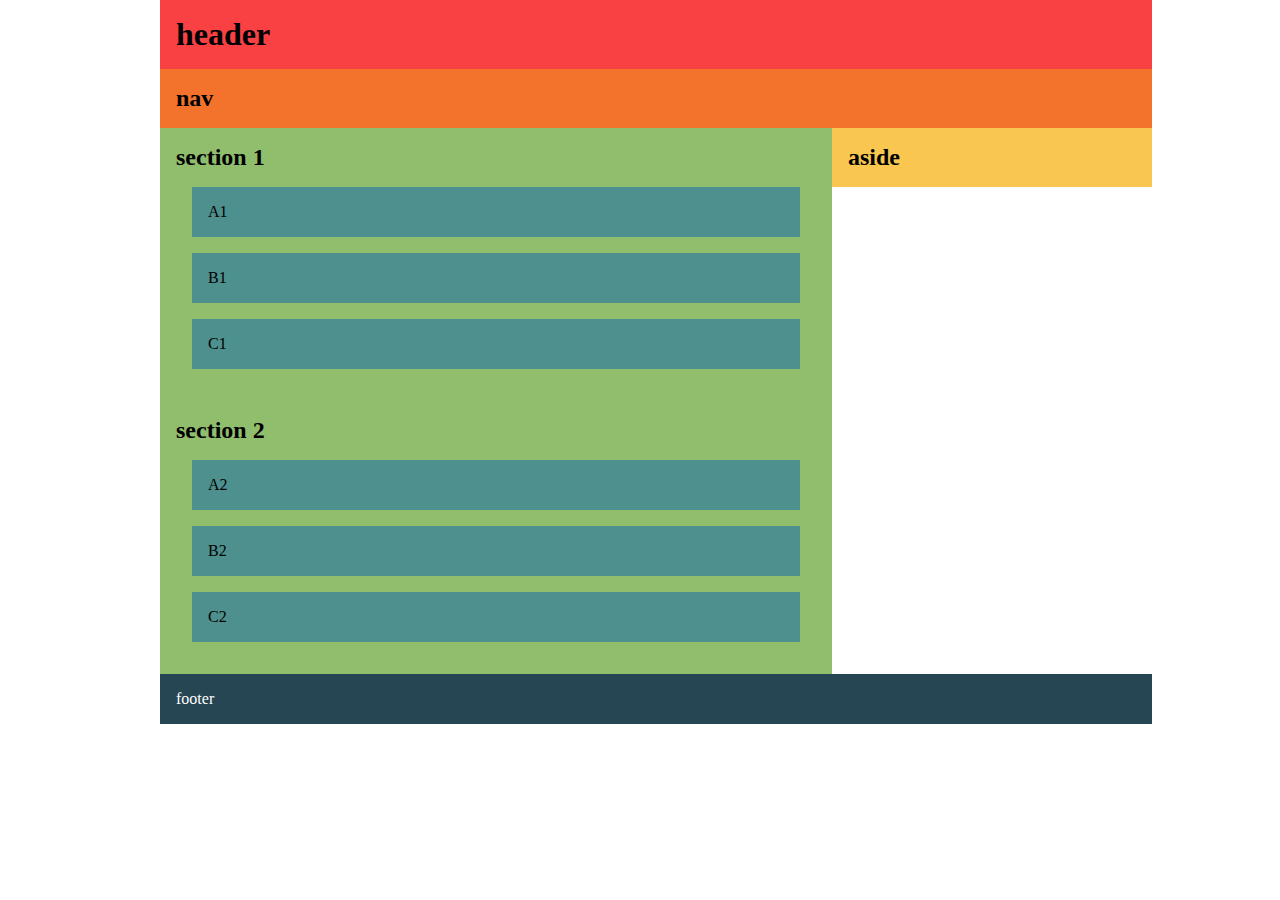
<file: Aula_CSS_2/Ex2/index.html>
<!DOCTYPE html>
<html>
  <head>
    <meta charset="utf-8">
    <title>No Grid/Flex Example</title>
    <link rel="stylesheet" href="base.css">
    <link rel="stylesheet" href="style.css">
  </head>
  <body>
    <header><h1>header</h1></header>
    <nav><h2>nav</h2></nav>
    <aside><h2>aside</h2></aside>
    <main>
      <section id="s1">
        <h2>section 1</h2>
        <article><p>A1</p></article>
        <article><p>B1</p></article>
        <article><p>C1</p></article>
      </section>
      <section id="s2">
        <h2>section 2</h2>
        <article><p>A2</p></article>
        <article><p>B2</p></article>
        <article><p>C2</p></article>
      </section>  
    </main>
    <footer><p>footer</p></footer>
  </body>
</html>
</file>
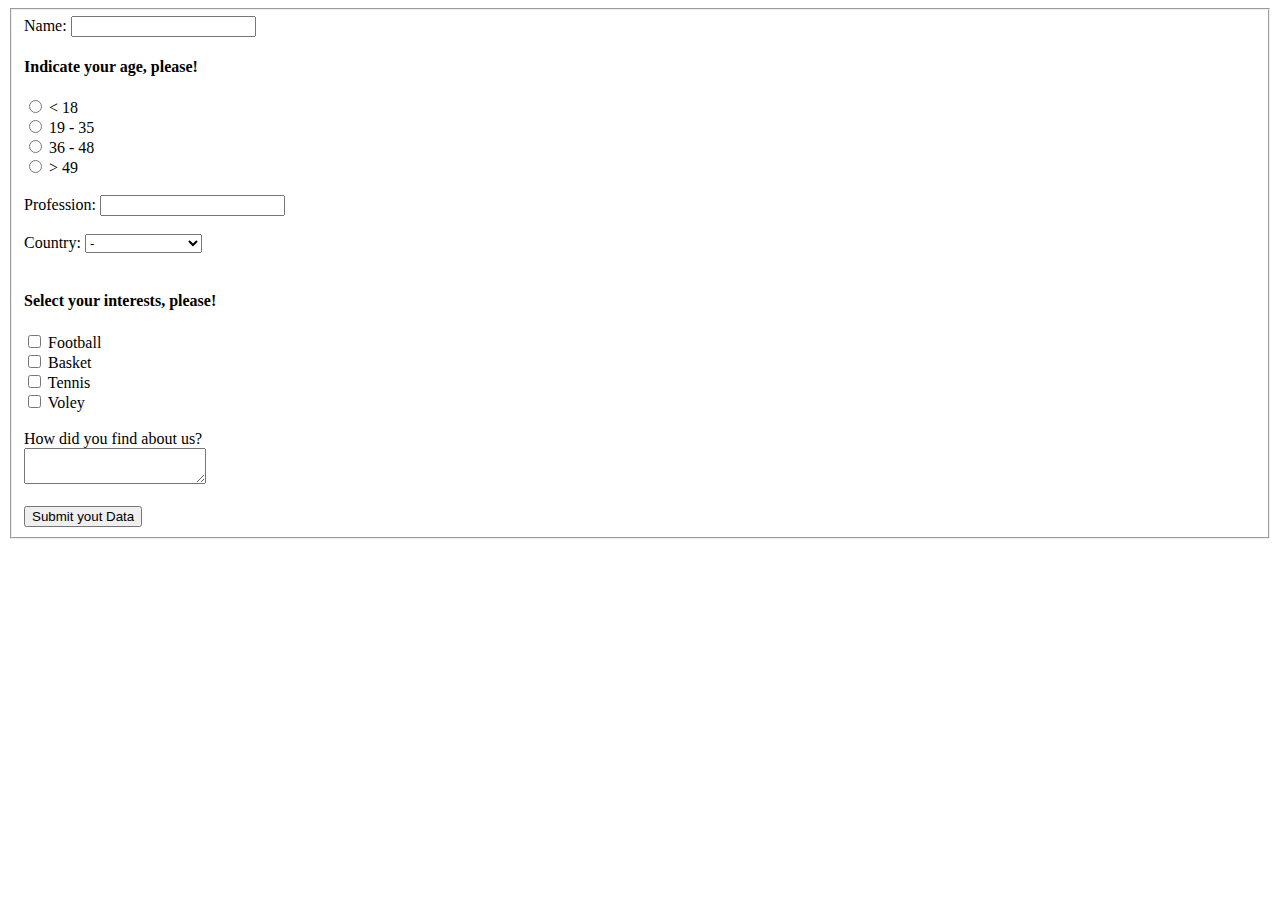
<file: Aula_HTML/Ex3/index.html>
<!DOCTYPE html>
<html lang="en">
    <head>
        <meta charset="UTF-8">
        <meta name="viewport" content="width=device-width, initial-scale=1.0">
        <title>Formulário</title>
    </head>
    <body>
        <form action="get">
            <fieldset>
                <label for="name">Name: </label>
                <input type="text" name="name" id="name" required><br>

                <h4>Indicate your age, please!</h4>
                <input type="radio" name="idade" id="18">
                <label for="18"> &lt; 18 </label><br>

                <input type="radio" name="idade" id="19">
                <label for="19"> 19 - 35 </label><br>

                <input type="radio" name="idade" id="36">
                <label for="36"> 36 - 48 </label><br>

                <input type="radio" name="idade" id="49">
                <label for="49"> &gt; 49 </label><br><br>

                <label for="pro">Profession: </label>
                <input list="professions" id="pro" name="profession_select"><br><br>
                <datalist id="professions">
                    <option value="Bancário"></option>
                    <option value="Professor"></option>
                    <option value="Construtor"></option>
                    <option value="Engenheiro"></option>
                    <option value="Treinador"></option>
                    <option value="Médico"></option>
                    <option value="Atleta"></option>
                    <option value="Político"></option>
                </datalist>

                <label for="country">Country:</label>
                <select id="country" name="country" required>
                    <option value="">-</option>
                    <option value="us">United States</option>
                    <option value="uk">United Kingdom</option>
                    <option value="pt">Portugal</option>
                    <option value="br">Brazil</option>
                    <option value="fr">France</option>
                    <option value="de">Germany</option>
                </select><br><br>

                <h4>Select your interests, please!</h4>
                <input type="checkbox" name="interest" id="futebol">
                <label for="futebol">Football</label><br>

                <input type="checkbox" name="interest" id="basket">
                <label for="basket">Basket</label><br>

                <input type="checkbox" name="interest" id="tennis">
                <label for="tennis">Tennis</label><br>

                <input type="checkbox" name="interest" id="voley">
                <label for="voley">Voley</label><br><br>

                <label for="how_find">How did you find about us? </label><br>
                <textarea name="how_find" id="how_find"></textarea><br><br>

                <button type="submit">Submit yout Data</button>
            </fieldset>
        </form>
    </body>
</html>
</file>
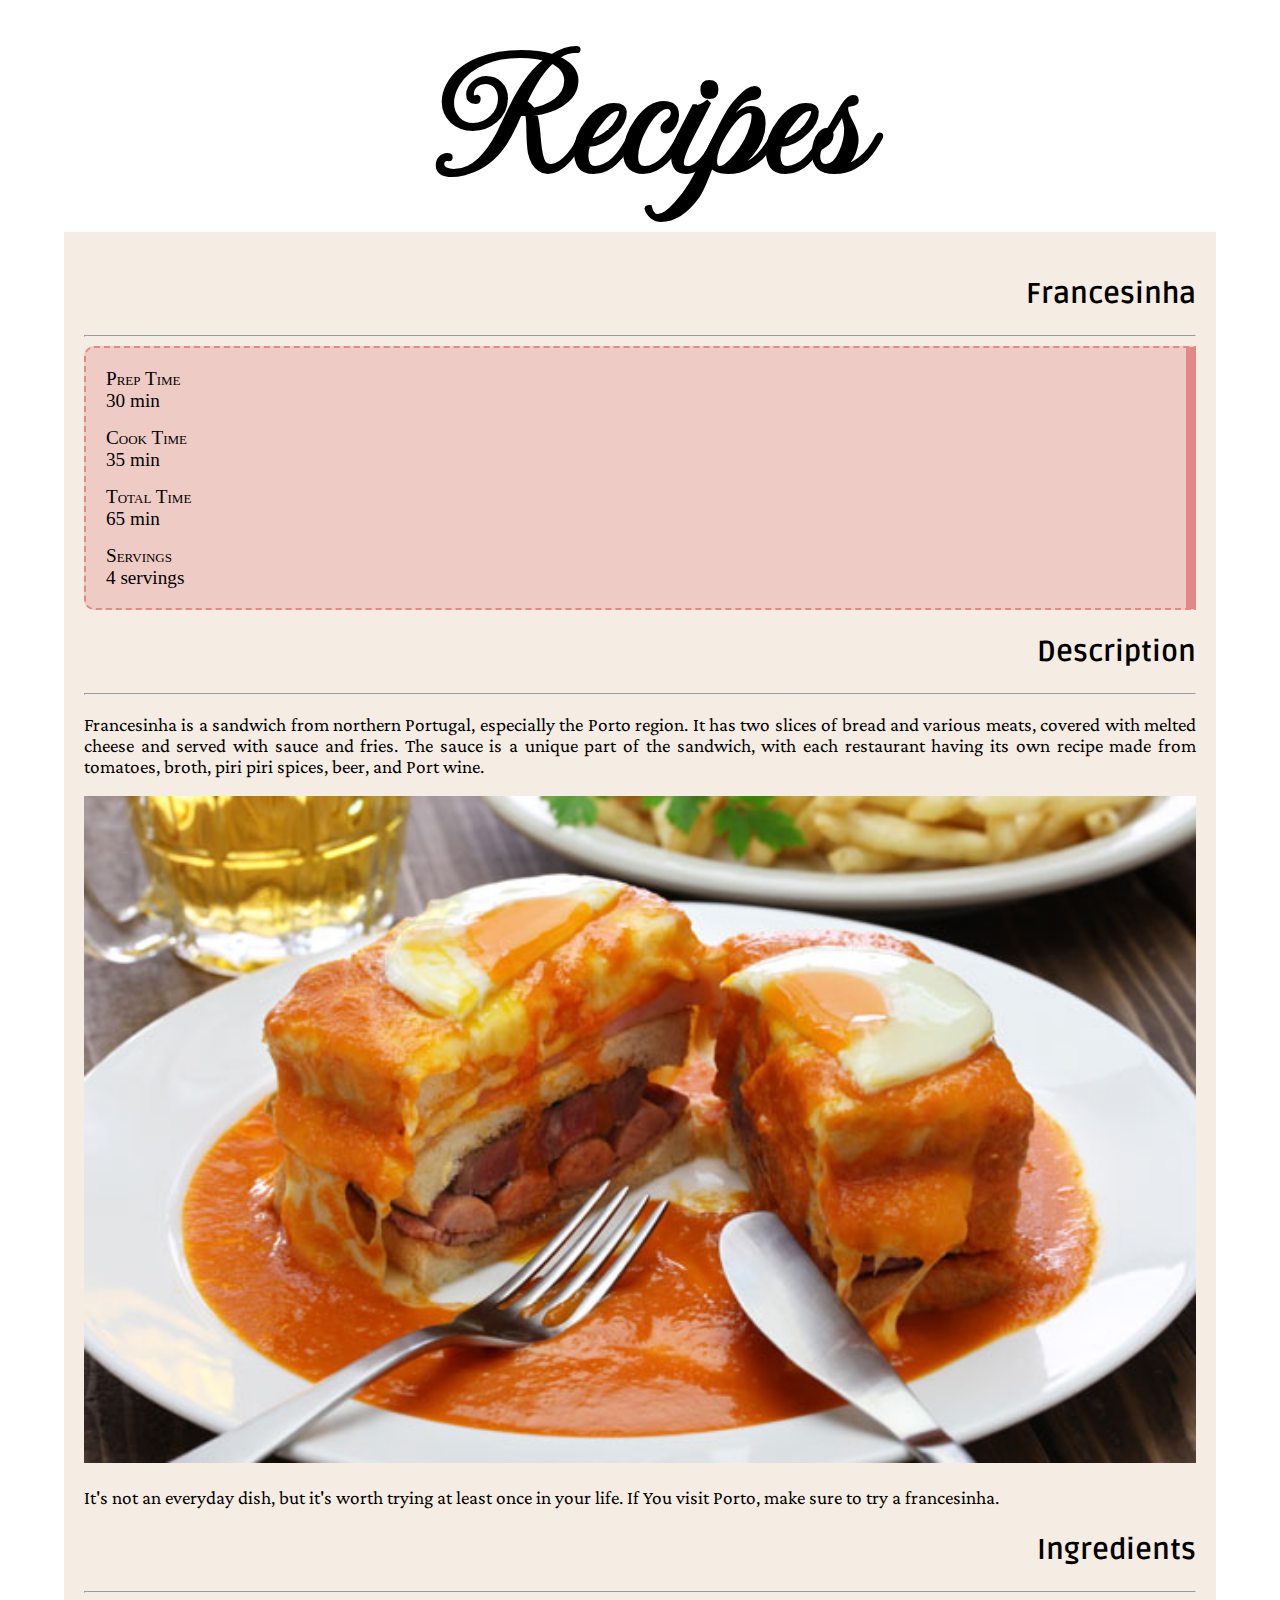
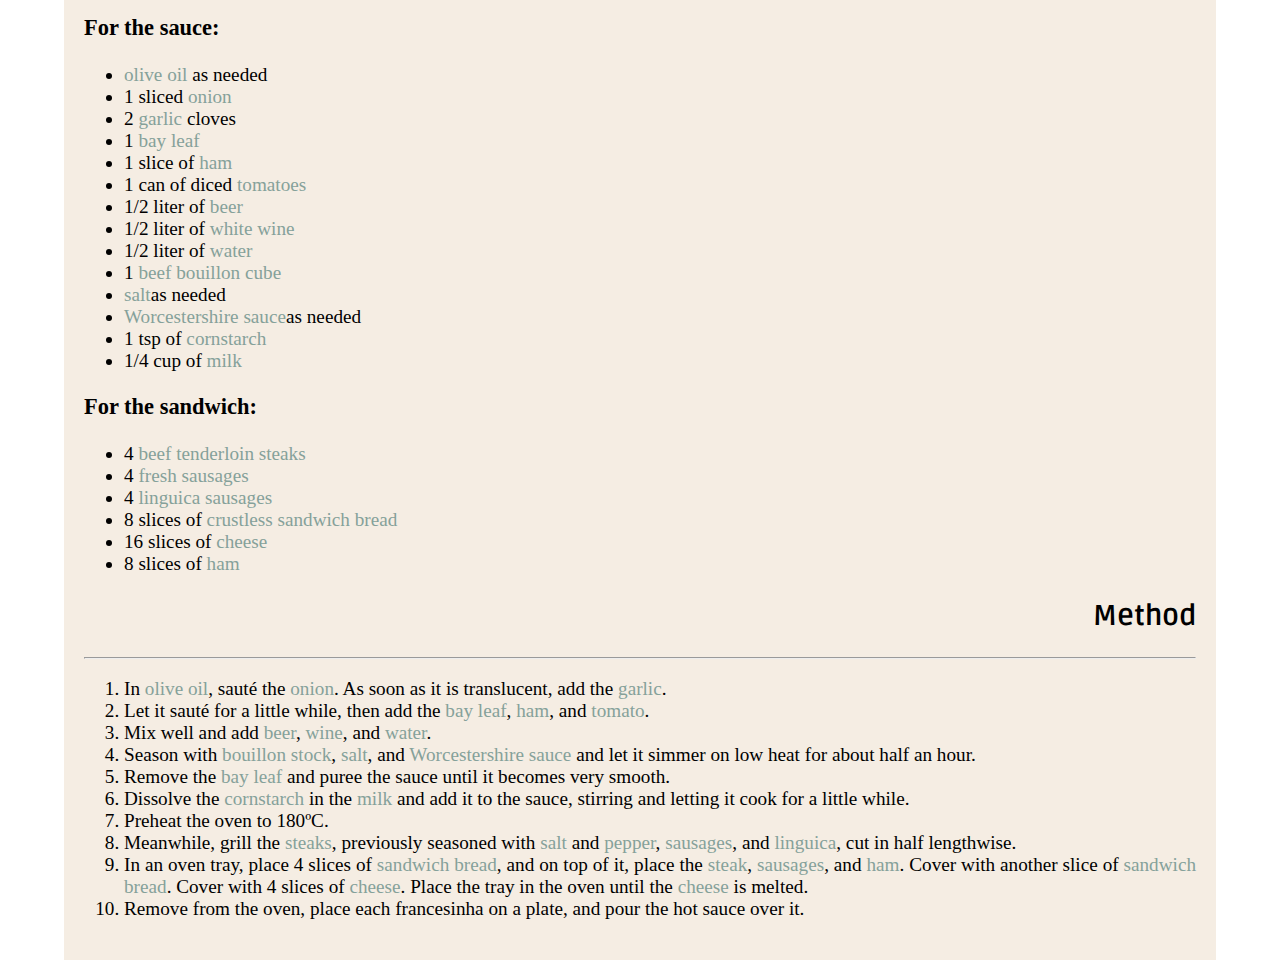
<file: Aula_CSS/Ex1.html>
<!DOCTYPE html>
<html lang="en">
    <head>
        <meta charset="UTF-8">
        <meta name="viewport" content="width=device-width, initial-scale=1.0">
        <title>Receita Francesinha</title>
        <link rel="stylesheet" href="style.css">
    </head>
    <body>      
        <h1>Recipes</h1>
        <main>
            <header>
                <h2>Francesinha</h2>
                <hr>
                <div id="card">
                    <dl>
                        <dt>Prep Time</dt>
                        <dd>30 min</dd>

                        <dt>Cook Time</dt>
                        <dd>35 min</dd>

                        <dt>Total Time</dt>
                        <dd>65 min</dd>

                        <dt>Servings</dt>
                        <dd>4 servings</dd>
                    </dl>
                </div>
            </header>
            <section id="description">
                <h2>Description</h2>
                <hr>
                <p>Francesinha is a sandwich from northern Portugal, especially the Porto region. It has two slices of bread and various meats, covered with melted cheese and served with sauce and fries. The sauce is a unique part of the sandwich, with each restaurant having its own recipe made from tomatoes,
                broth, piri piri spices, beer, and Port wine.</p>
                <img src="francesinha.jpg" alt="Imagem de Francesinha">
                <p>It's not an everyday dish, but it's worth trying at least once in your life. If
                You visit Porto, make sure to try a francesinha.</p>
            </section>

            <section id="ingredients">
                <h2>Ingredients</h2>
                <hr>
                <h3>For the sauce:</h3>
                <ul>
                    <li><span class="green">olive oil</span> as needed</li>
                    <li>1 sliced <span class="green">onion</span></li>
                    <li>2  <span class="green">garlic</span> cloves</li>
                    <li>1 <span class="green">bay leaf</span></li>
                    <li>1 slice of <span class="green">ham</span></li>
                    <li>1 can of diced <span class="green">tomatoes</span></li>
                    <li>1/2 liter of <span class="green">beer</span></li>
                    <li>1/2 liter of <span class="green">white wine</span></li>
                    <li>1/2 liter of <span class="green">water</span></li>
                    <li>1 <span class="green">beef bouillon cube</span></li>
                    <li> <span class="green">salt</span>as needed</li>
                    <li> <span class="green">Worcestershire sauce</span>as needed</li>
                    <li>1 tsp of <span class="green">cornstarch</span></li>
                    <li>1/4 cup of <span class="green">milk</span></li>
                </ul>

                <h3>For the sandwich:</h3>
                <ul>
                    <li>4 <span class="green">beef tenderloin steaks</span></li>
                    <li>4 <span class="green">fresh sausages</span></li>
                    <li>4 <span class="green">linguica sausages</span></li>
                    <li>8 slices of <span class="green">crustless sandwich bread</span></li>
                    <li>16 slices of <span class="green">cheese</span></li>
                    <li>8 slices of <span class="green">ham</span></li>
                </ul>
            </section>

            <section id="methods">
                <h2>Method</h2>
                <hr>
                <ol>
                    <li>In <span class="green">olive oil</span>, sauté the <span class="green">onion</span>. As soon as it is translucent, add the <span class="green">garlic</span>.</li>
                    <li>Let it sauté for a little while, then add the <span class="green">bay leaf</span>, <span class="green">ham</span>, and <span class="green">tomato</span>.</li>
                    <li>Mix well and add <span class="green">beer</span>, <span class="green">wine</span>, and <span class="green">water</span>.</li>
                    <li>Season with <span class="green">bouillon stock</span>, <span class="green">salt</span>, and <span class="green">Worcestershire sauce</span> and let it simmer on low heat for about half an hour.</li>
                    <li>Remove the <span class="green">bay leaf</span> and puree the sauce until it becomes very smooth.</li>
                    <li>Dissolve the <span class="green">cornstarch</span> in the <span class="green">milk</span> and add it to the sauce, stirring and letting it cook for a little while.</li>
                    <li>Preheat the oven to 180ºC.</li>
                    <li>Meanwhile, grill the <span class="green">steaks</span>, previously seasoned with <span class="green">salt</span> and <span class="green">pepper</span>, <span class="green">sausages</span>, and <span class="green">linguica</span>, cut in half lengthwise.</li>
                    <li>In an oven tray, place 4 slices of <span class="green">sandwich bread</span>, and on top of it, place the <span class="green">steak</span>, <span class="green">sausages</span>, and <span class="green">ham</span>. Cover with another slice of <span class="green">sandwich bread</span>. Cover with 4 slices of <span class="green">cheese</span>. Place the tray in the oven until the <span class="green">cheese</span> is melted.</li>
                    <li>Remove from the oven, place each francesinha on a plate, and pour the hot sauce over it.</li>
                </ol>
            </section>
        </main>
    </body>
</html>
</file>
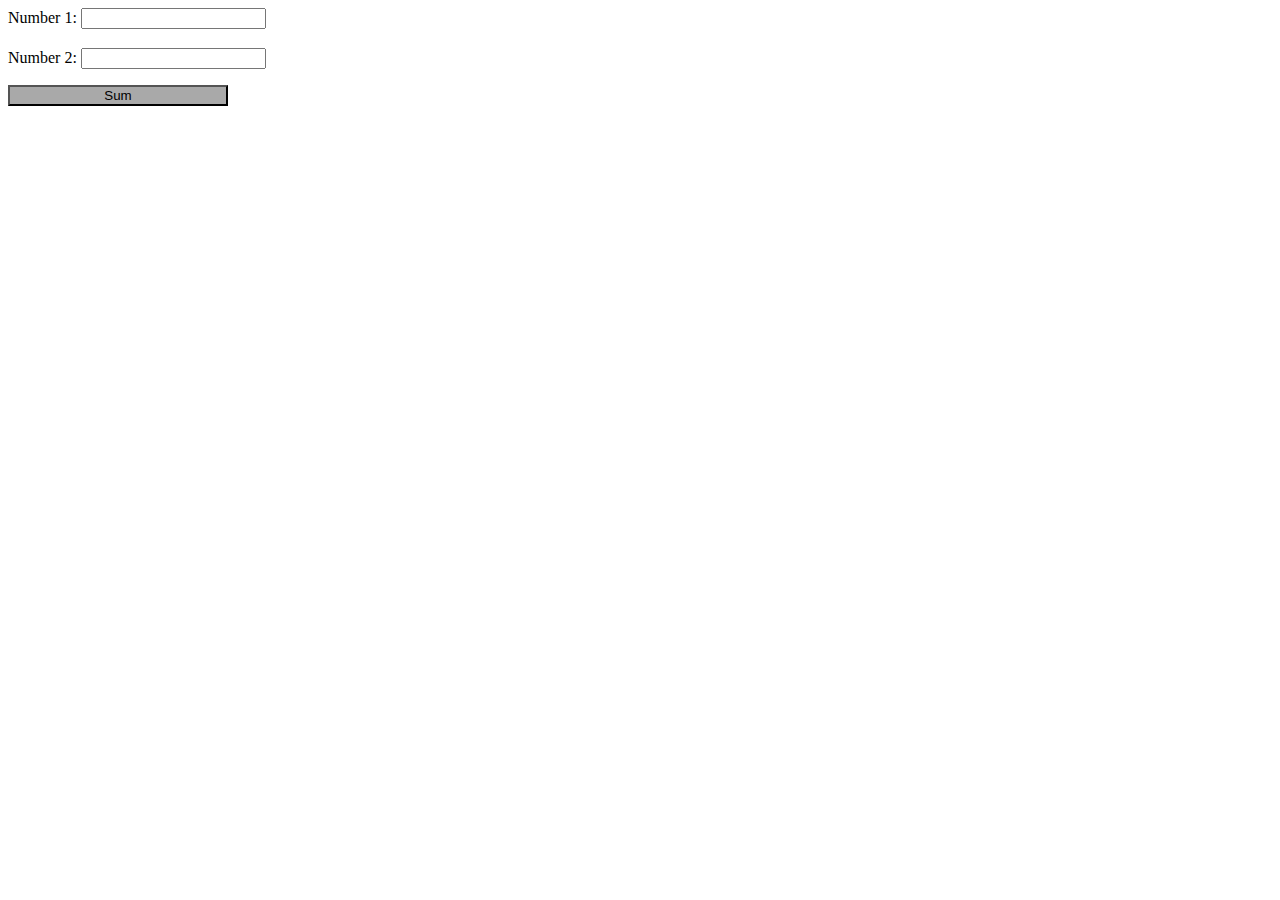
<file: Aula_PHP/form2.html>
<!DOCTYPE html>
<html lang="en">
<head>
    <meta charset="UTF-8">
    <meta name="viewport" content="width=device-width, initial-scale=1.0">
    <title>Soma 2 Números</title>
    <style>
        label{
            display: block;
            margin-bottom: 1.2em;
        }

        button{
            display: block;
            width: 220px;
            margin-top: 1.2em;
            background-color: darkgray;
        }
    </style>
</head>
<body>
    <form action="sum2.php" method="get">
        <label for="num1">Number 1: 
        <input type="number" name="num1" id="">
        </label>
        <label for="num1">Number 2: 
        <input type="number" name="num2" id="">
        <button type="submit">Sum</button>
        </label>
    </form>
</body>
</html>
</file>
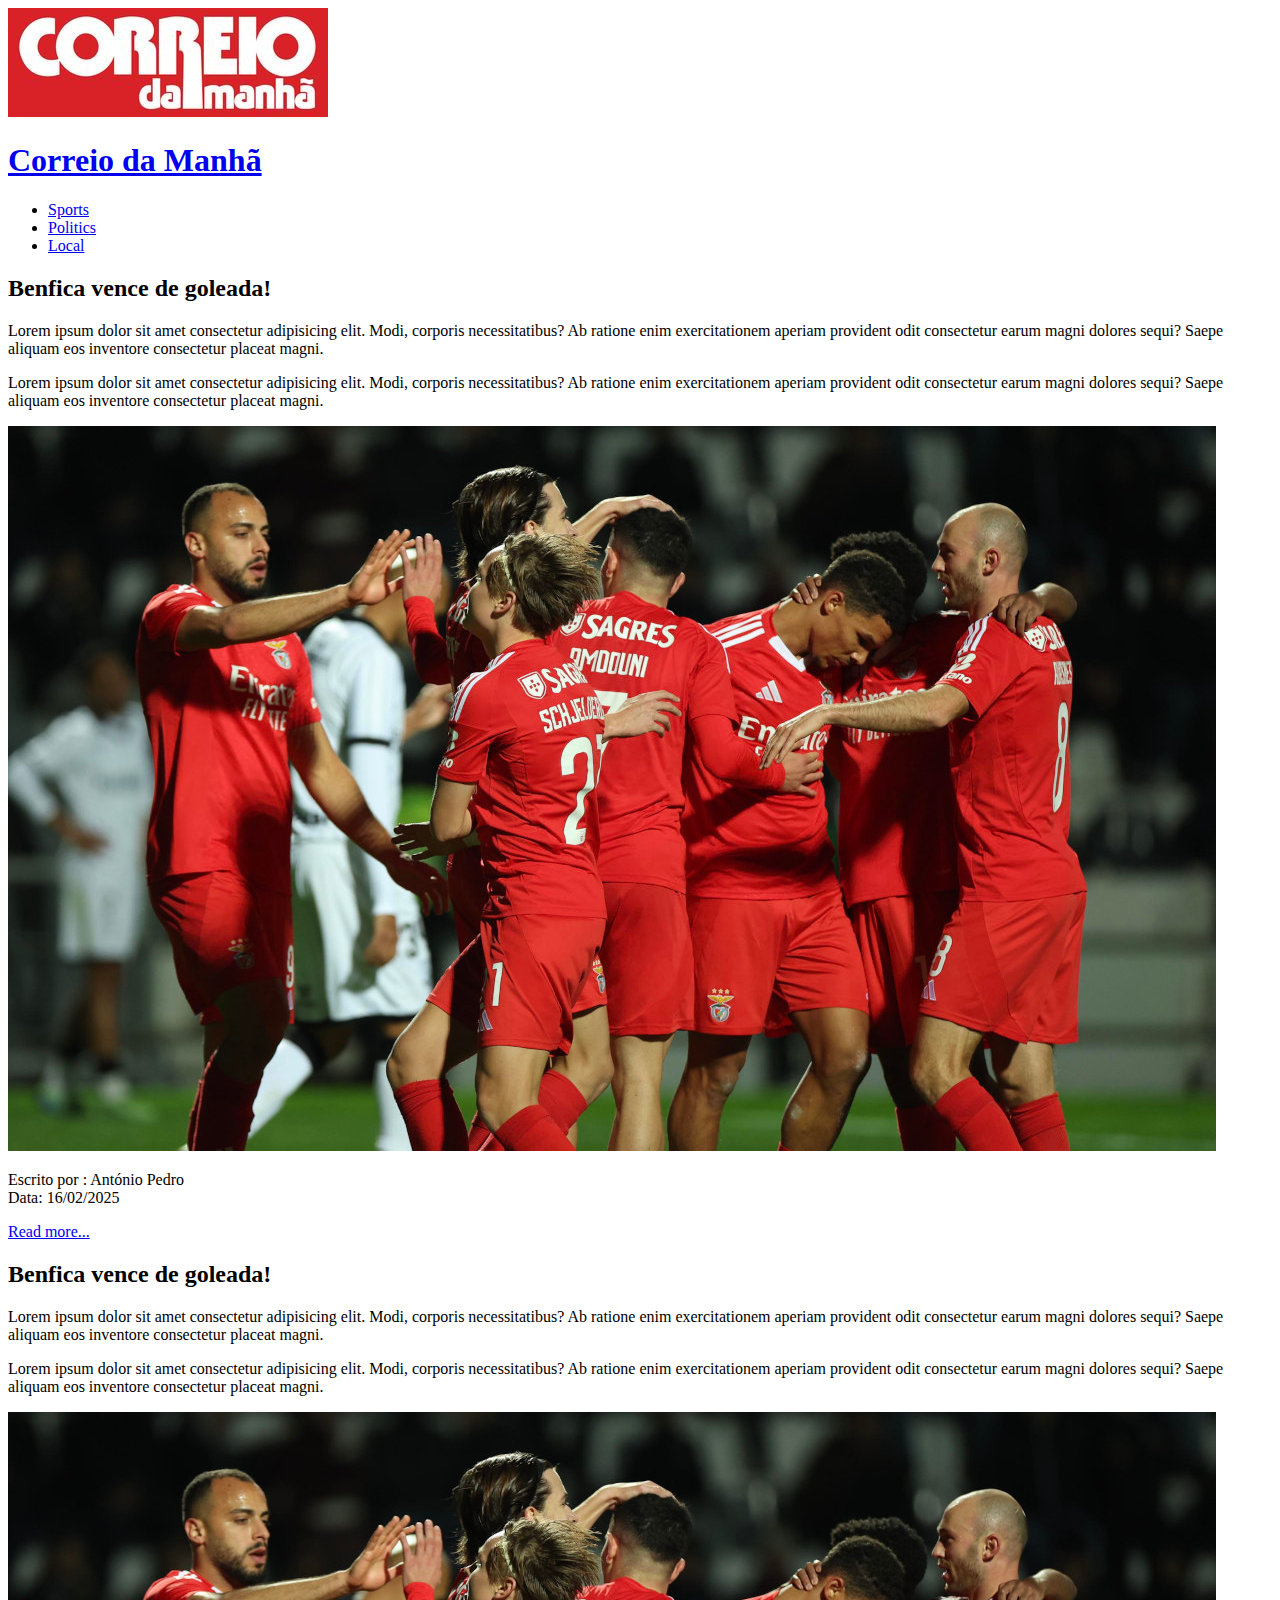
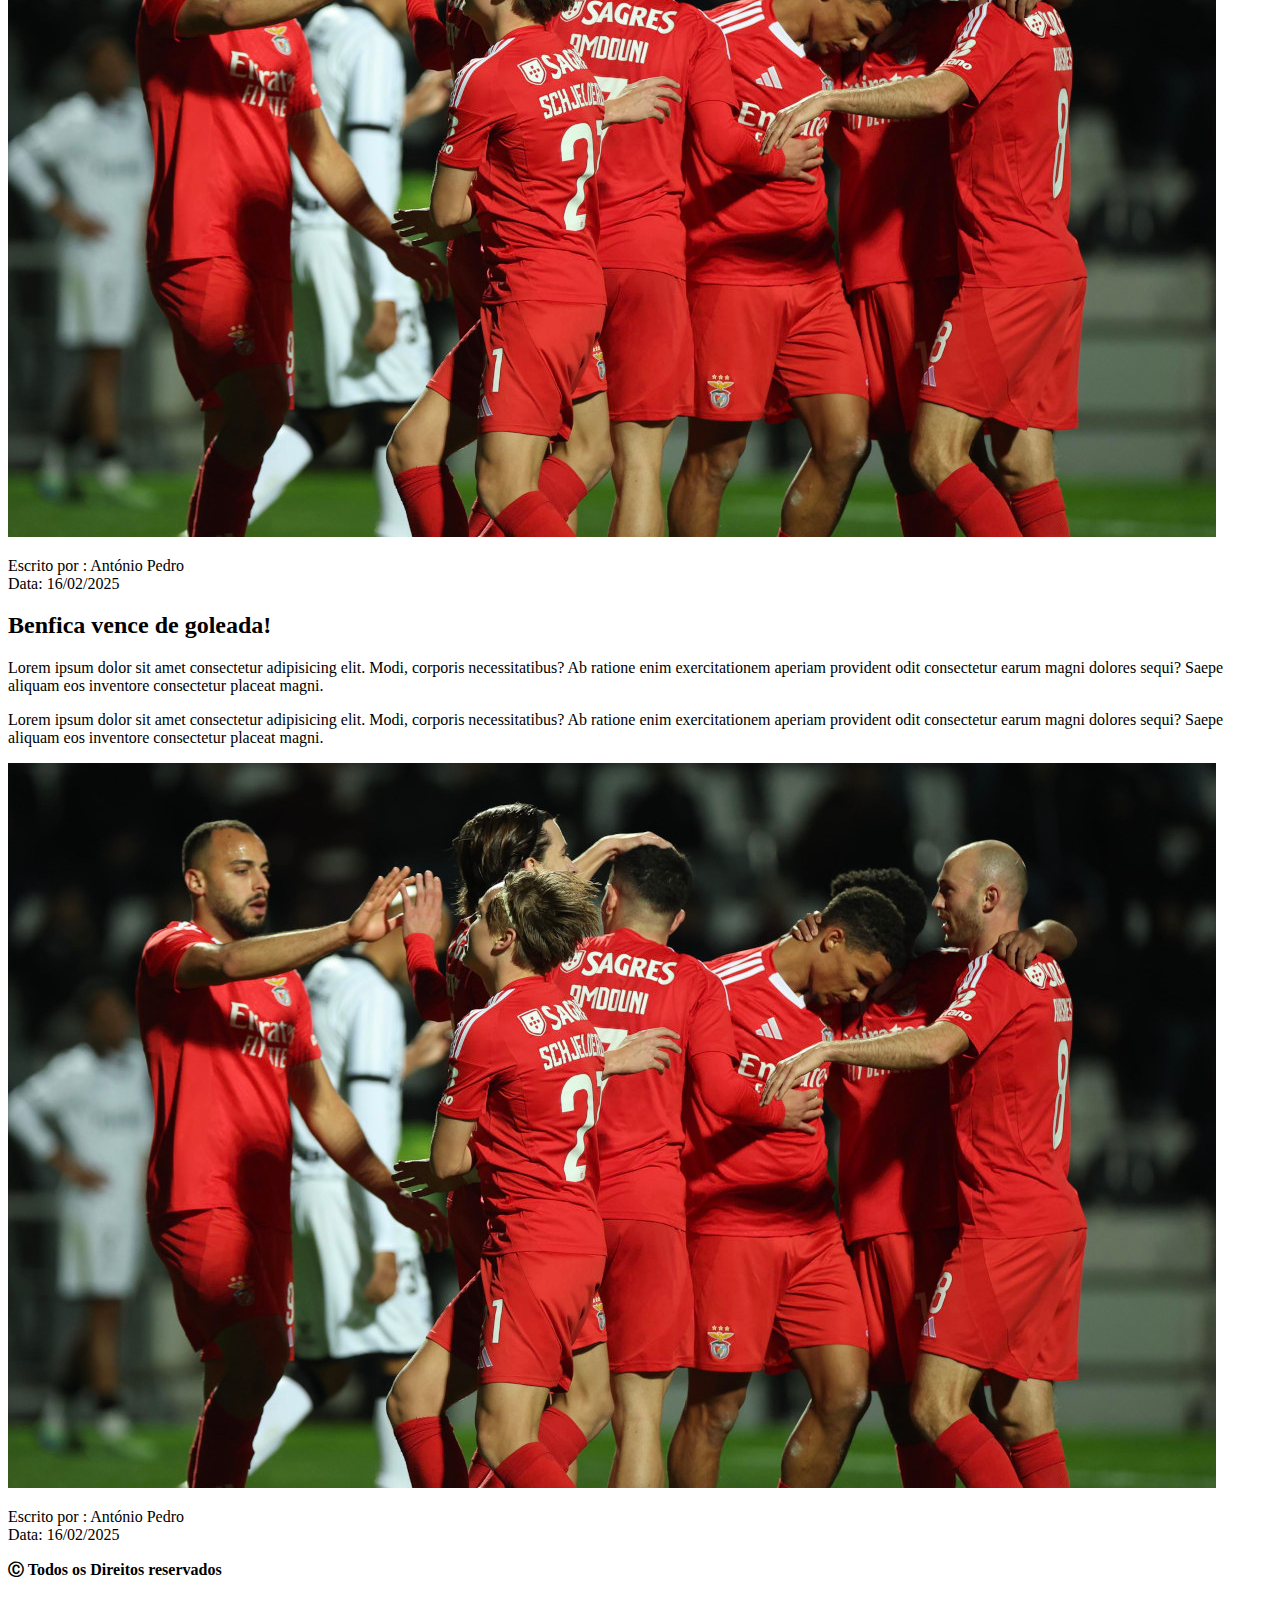
<file: Aula_HTML/Ex1/all.html>
<!DOCTYPE html>
<html lang="zxx">
   <head>
      <title>Online Newspaper</title>
   </head>
   <body>

    <header>
        <a href="all.html">
            <img src="logo.jpg" alt="">
            <h1>Correio da Manhã</h1>
        </a>
    </header>

    <nav>
        <ul>
            <li><a href="section.html">Sports</a></li>
            <li><a href="section.html">Politics</a></li>
            <li><a href="section.html">Local</a></li>
        </ul>
    </nav>

    <main>
        <article>
            <h2>Benfica vence de goleada!</h2>
            <p>Lorem ipsum dolor sit amet consectetur adipisicing elit. Modi, corporis necessitatibus? Ab ratione enim exercitationem aperiam provident odit consectetur earum magni dolores sequi? Saepe aliquam eos inventore consectetur placeat magni.</p>
            <p>Lorem ipsum dolor sit amet consectetur adipisicing elit. Modi, corporis necessitatibus? Ab ratione enim exercitationem aperiam provident odit consectetur earum magni dolores sequi? Saepe aliquam eos inventore consectetur placeat magni.</p>
            <img src="benfica.jpg" alt="">
            <footer>
                <p>Escrito por : António Pedro <br> Data: 16/02/2025</p>
                <a href="article.html"> Read more...</a>
            </footer>
        </article>

        <article>
            <h2>Benfica vence de goleada!</h2>
            <p>Lorem ipsum dolor sit amet consectetur adipisicing elit. Modi, corporis necessitatibus? Ab ratione enim exercitationem aperiam provident odit consectetur earum magni dolores sequi? Saepe aliquam eos inventore consectetur placeat magni.</p>
            <p>Lorem ipsum dolor sit amet consectetur adipisicing elit. Modi, corporis necessitatibus? Ab ratione enim exercitationem aperiam provident odit consectetur earum magni dolores sequi? Saepe aliquam eos inventore consectetur placeat magni.</p>
            <img src="benfica.jpg" alt="">
            <footer><p>Escrito por : António Pedro <br> Data: 16/02/2025</p></footer>
        </article>

        <article>
            <h2>Benfica vence de goleada!</h2>
            <p>Lorem ipsum dolor sit amet consectetur adipisicing elit. Modi, corporis necessitatibus? Ab ratione enim exercitationem aperiam provident odit consectetur earum magni dolores sequi? Saepe aliquam eos inventore consectetur placeat magni.</p>
            <p>Lorem ipsum dolor sit amet consectetur adipisicing elit. Modi, corporis necessitatibus? Ab ratione enim exercitationem aperiam provident odit consectetur earum magni dolores sequi? Saepe aliquam eos inventore consectetur placeat magni.</p>
            <img src="benfica.jpg" alt="">
            <footer><p>Escrito por : António Pedro <br> Data: 16/02/2025</p></footer>
        </article>
    </main>
    <footer>
        <p><strong>&#9400; Todos os Direitos reservados</strong></p>
    </footer>
   </body>
</html>
</file>
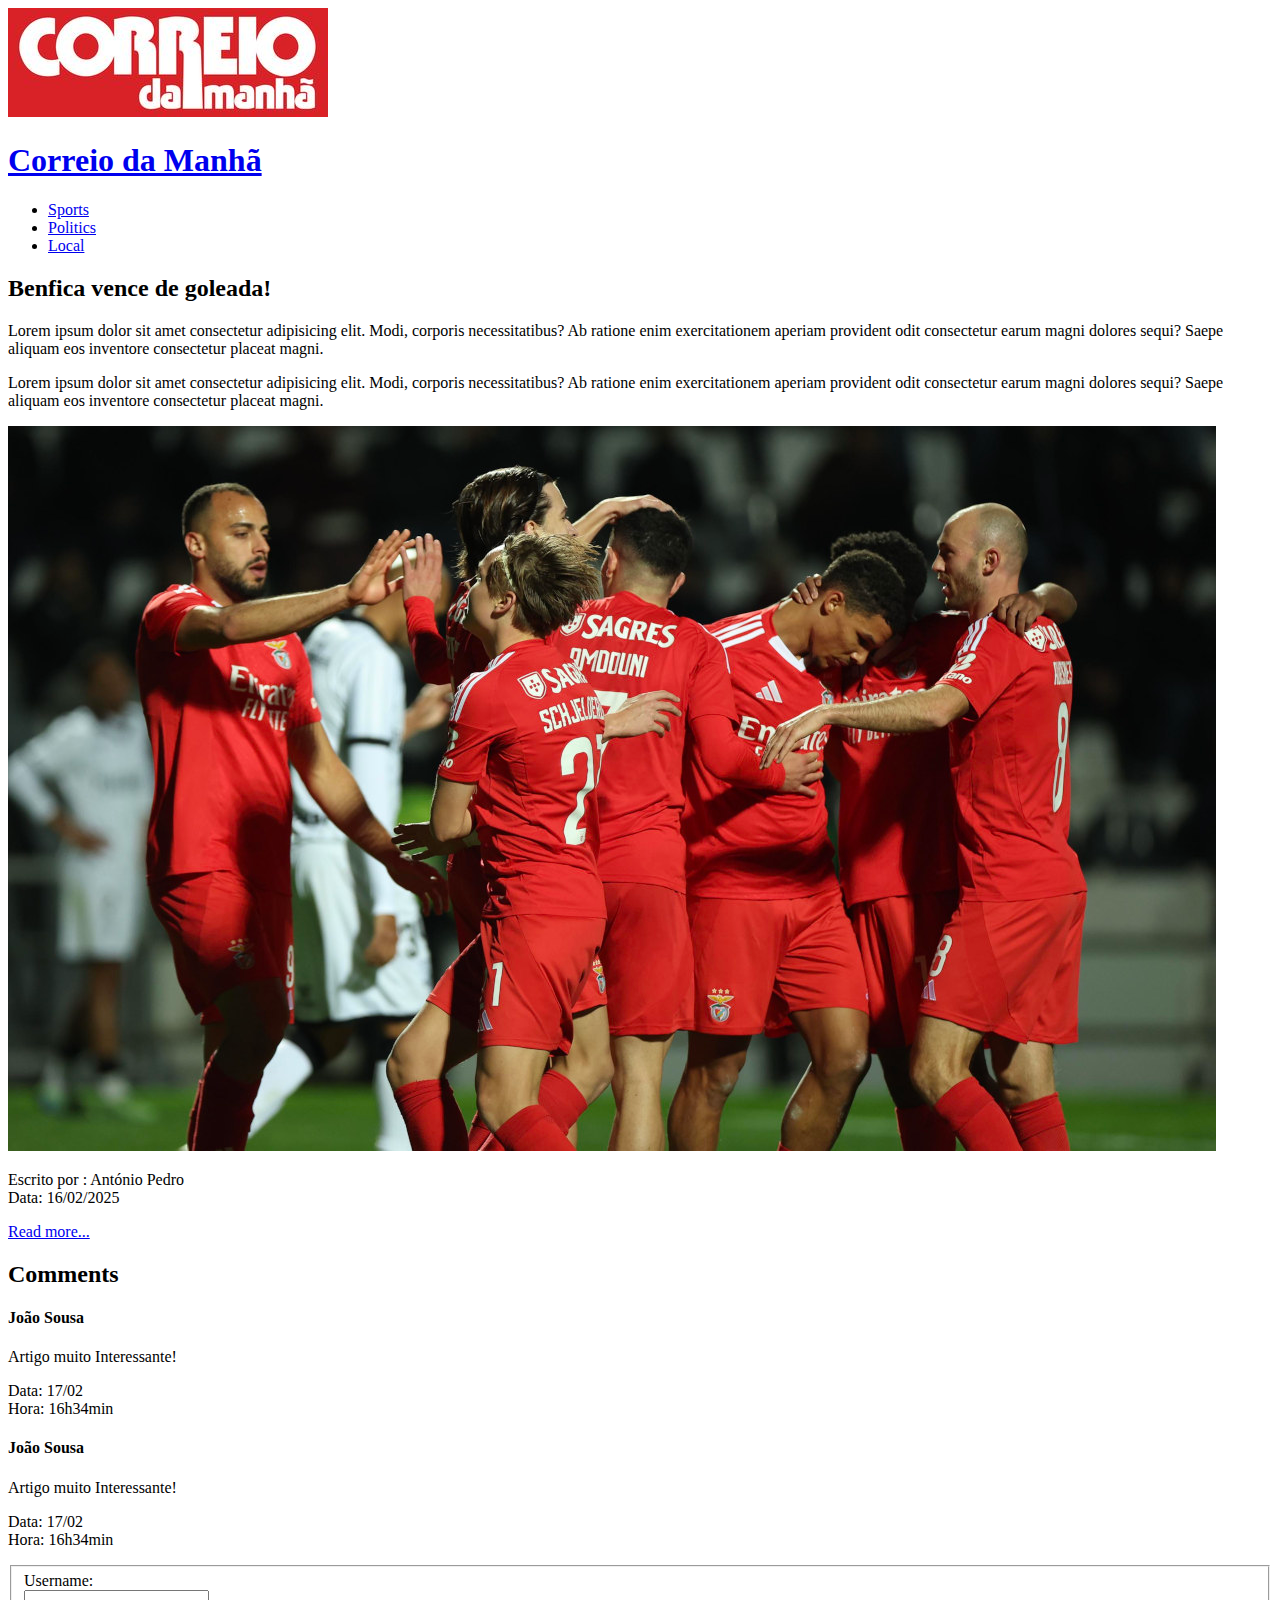
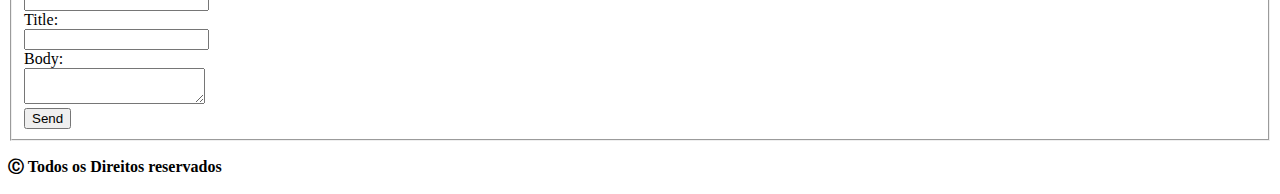
<file: Aula_HTML/Ex1/article.html>
<!DOCTYPE html>
<html lang="pt">
   <head>
      <title>Online Newspaper</title>
   </head>
   <body>

    <header>
        <a href="all.html">
            <img src="logo.jpg" alt="">
            <h1>Correio da Manhã</h1>
        </a>
    </header>

    <nav>
        <ul>
            <li><a href="section.html">Sports</a></li>
            <li><a href="section.html">Politics</a></li>
            <li><a href="section.html">Local</a></li>
        </ul>
    </nav>

    <main>
        <article>
            <h2>Benfica vence de goleada!</h2>
            <p>Lorem ipsum dolor sit amet consectetur adipisicing elit. Modi, corporis necessitatibus? Ab ratione enim exercitationem aperiam provident odit consectetur earum magni dolores sequi? Saepe aliquam eos inventore consectetur placeat magni.</p>
            <p>Lorem ipsum dolor sit amet consectetur adipisicing elit. Modi, corporis necessitatibus? Ab ratione enim exercitationem aperiam provident odit consectetur earum magni dolores sequi? Saepe aliquam eos inventore consectetur placeat magni.</p>
            <img src="benfica.jpg" alt="">
            <footer>
                <p>Escrito por : António Pedro <br> Data: 16/02/2025</p>
                <a href="article.html"> Read more...</a>
            </footer>
        </article>

        <section>
            <h2>Comments</h2>
            <article>
                <h4>João Sousa</h4>
                <p>Artigo muito Interessante!</p>
                <p>Data: 17/02 <br> Hora: 16h34min</p>

                <h4>João Sousa</h4>
                <p>Artigo muito Interessante!</p>
                <p>Data: 17/02 <br> Hora: 16h34min</p>

                <form action="get">
                    <fieldset>
                        <label for="username">Username:</label><br>
                        <input type="text" name="username" id="username"><br>
                        <label for="username">Title:</label><br>
                        <input type="text" name="title" id="title"><br>
                        <label for="username">Body:</label><br>
                        <textarea name="body" id="body"></textarea><br>
                        <button type="submit">Send</button>
                    </fieldset>
                </form>
            </article>
        </section>
    </main>
    <footer>
        <p><strong>&#9400; Todos os Direitos reservados</strong></p>
    </footer>
   </body>
</html>
</file>
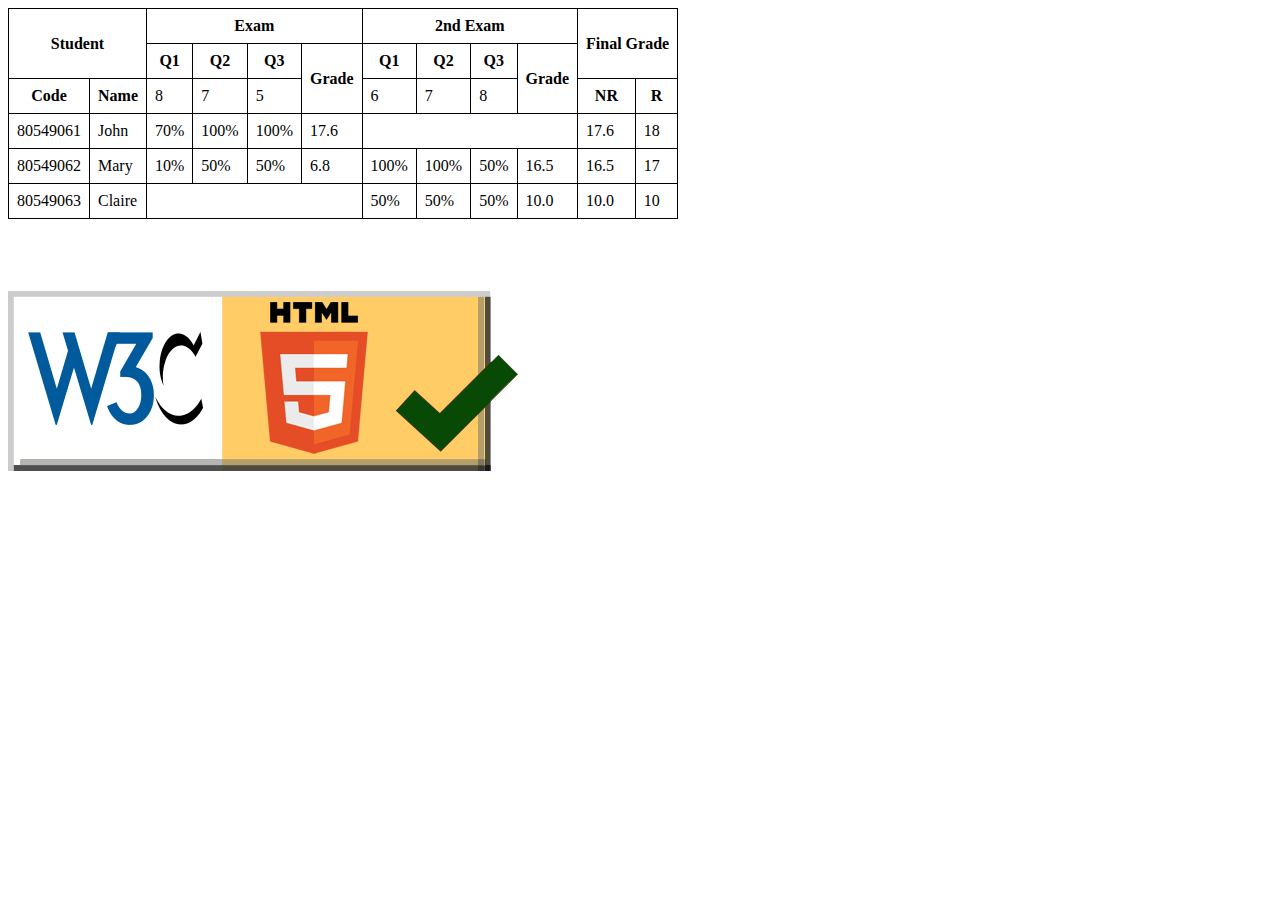
<file: Aula_HTML/Ex2/table.html>
<!DOCTYPE html>
<html lang="en">
    <head>
        <meta charset="UTF-8">
        <meta name="viewport" content="width=device-width, initial-scale=1.0">
        <title>Table</title>
        <style>
            table {
               border-collapse: collapse;
            }
            th, td {
               border:1px solid;
               padding: 0.5em;
            }
            </style>
    </head>
    <body>
        <table>
            <tr>
                <th colspan="2" rowspan="2">Student</th>
                <th colspan="4">Exam</th>
                <th colspan="4">2nd Exam</th>
                <th colspan="2" rowspan="2">Final Grade</th>
            </tr>

            <tr>
                <th>Q1</th>
                <th>Q2</th>
                <th>Q3</th>
                <th rowspan="2">Grade</th>

                <th>Q1</th>
                <th>Q2</th>
                <th>Q3</th>
                <th rowspan="2">Grade</th>
            </tr>

            <tr>
                <th>Code</th>
                <th>Name</th>
                <td>8</td>
                <td>7</td>
                <td>5</td>
                <td>6</td>
                <td>7</td>
                <td>8</td>
                <th>NR</th>
                <th>R</th>
            </tr>

            <tr>
                <td>80549061</td>
                <td>John</td>
                <td>70%</td>
                <td>100%</td>
                <td>100%</td>
                <td>17.6</td>
                <td colspan="4"></td>
                <td>17.6</td>
                <td>18</td>
            </tr>

            <tr>
                <td>80549062</td>
                <td>Mary</td>
                <td>10%</td>
                <td>50%</td>
                <td>50%</td>
                <td>6.8</td>
                <td>100%</td>
                <td>100%</td>
                <td>50%</td>
                <td>16.5</td>
                <td>16.5</td>
                <td>17</td>
            </tr>

            <tr>
                <td>80549063</td>
                <td>Claire</td>
                <td colspan="4"></td>
                <td>50%</td>
                <td>50%</td>
                <td>50%</td>
                <td>10.0</td>
                <td>10.0</td>
                <td>10</td>
            </tr>
        </table>

        <br><br><br><br>
        
        <footer>
            <img src="cc.png" alt="">
        </footer>
    </body>
</html>
</file>
<file: Aula_CSS_2/Ex2/base.css>
/* base colors */
*{
  margin: 0;
}
header {
  background-color: #f94144;
}

nav {
  background-color: #f3722c;
}

aside {
  background-color: #f9c74f;
}

section {
  background-color: #90be6d;
}

section article {
  background-color: #4d908e;
}

footer {
  color: white;
  background-color: #264653;
}

/* base block layout */

body {
  width: 60em;
  margin: 0 auto;
}

body > * {
  padding: 1em;
}

main {
  padding: 0;
}

main > * {
  padding: 1em;
}

h1, h2 {
  margin: 0;
}

main section article {
  padding: 1em; margin: 1em;
}
</file>
<file: Aula_CSS_2/Ex2/style.css>
header, nav {
    width: 100%;
}
  
main {
    width: 70%;
    float: left;
}
  
section article {
    width: 90%;
    margin: auto;
}

aside {
    width: 30%;
    float: right;
    height: auto;
    margin-right: -2em;
}
  
footer {
    clear: both;
    width: 100%;
}
</file>
<file: Aula_CSS/style.css>
@import url('https://fonts.googleapis.com/css2?family=Imperial+Script&display=swap');
@import url('https://fonts.googleapis.com/css2?family=Imperial+Script&family=Ruda:wght@400..900&display=swap');
@import url('https://fonts.googleapis.com/css2?family=Crimson+Pro:ital,wght@0,200..900;1,200..900&family=Imperial+Script&family=Ruda:wght@400..900&display=swap');

body{
    width: 60em;
    margin: 0 auto;
    font-size: 1.2em;
    text-align: justify;
}

h1{
    text-align: center;
    font-family: Imperial Script;
    font-size: 10em;
    margin: 0;
}

h2{
    text-align: right;
    font-family: Ruda;
}

main{
    background-color: #f5ede3;
    padding: 20px 20px;
}

#card{
    background-color: #eecbc4;
    border-radius: 10px 0 0 10px;
    border: 2px dashed #e38985;
    border-right: 10px solid #e38985;

}

p{
    font-family: Crimson Pro;
}

img{
    width: 100%;
}

.green{
    color: #85a19a;
}

dt{
    text-transform: capitalize;
    font-variant-caps: small-caps;
    margin-left: 20px;
}
dd{
    margin-bottom: 15px;
    margin-left: 20px;
}

/*
Falta tratar da dl;
Acertar as dimensões da borda
*/
</file>
